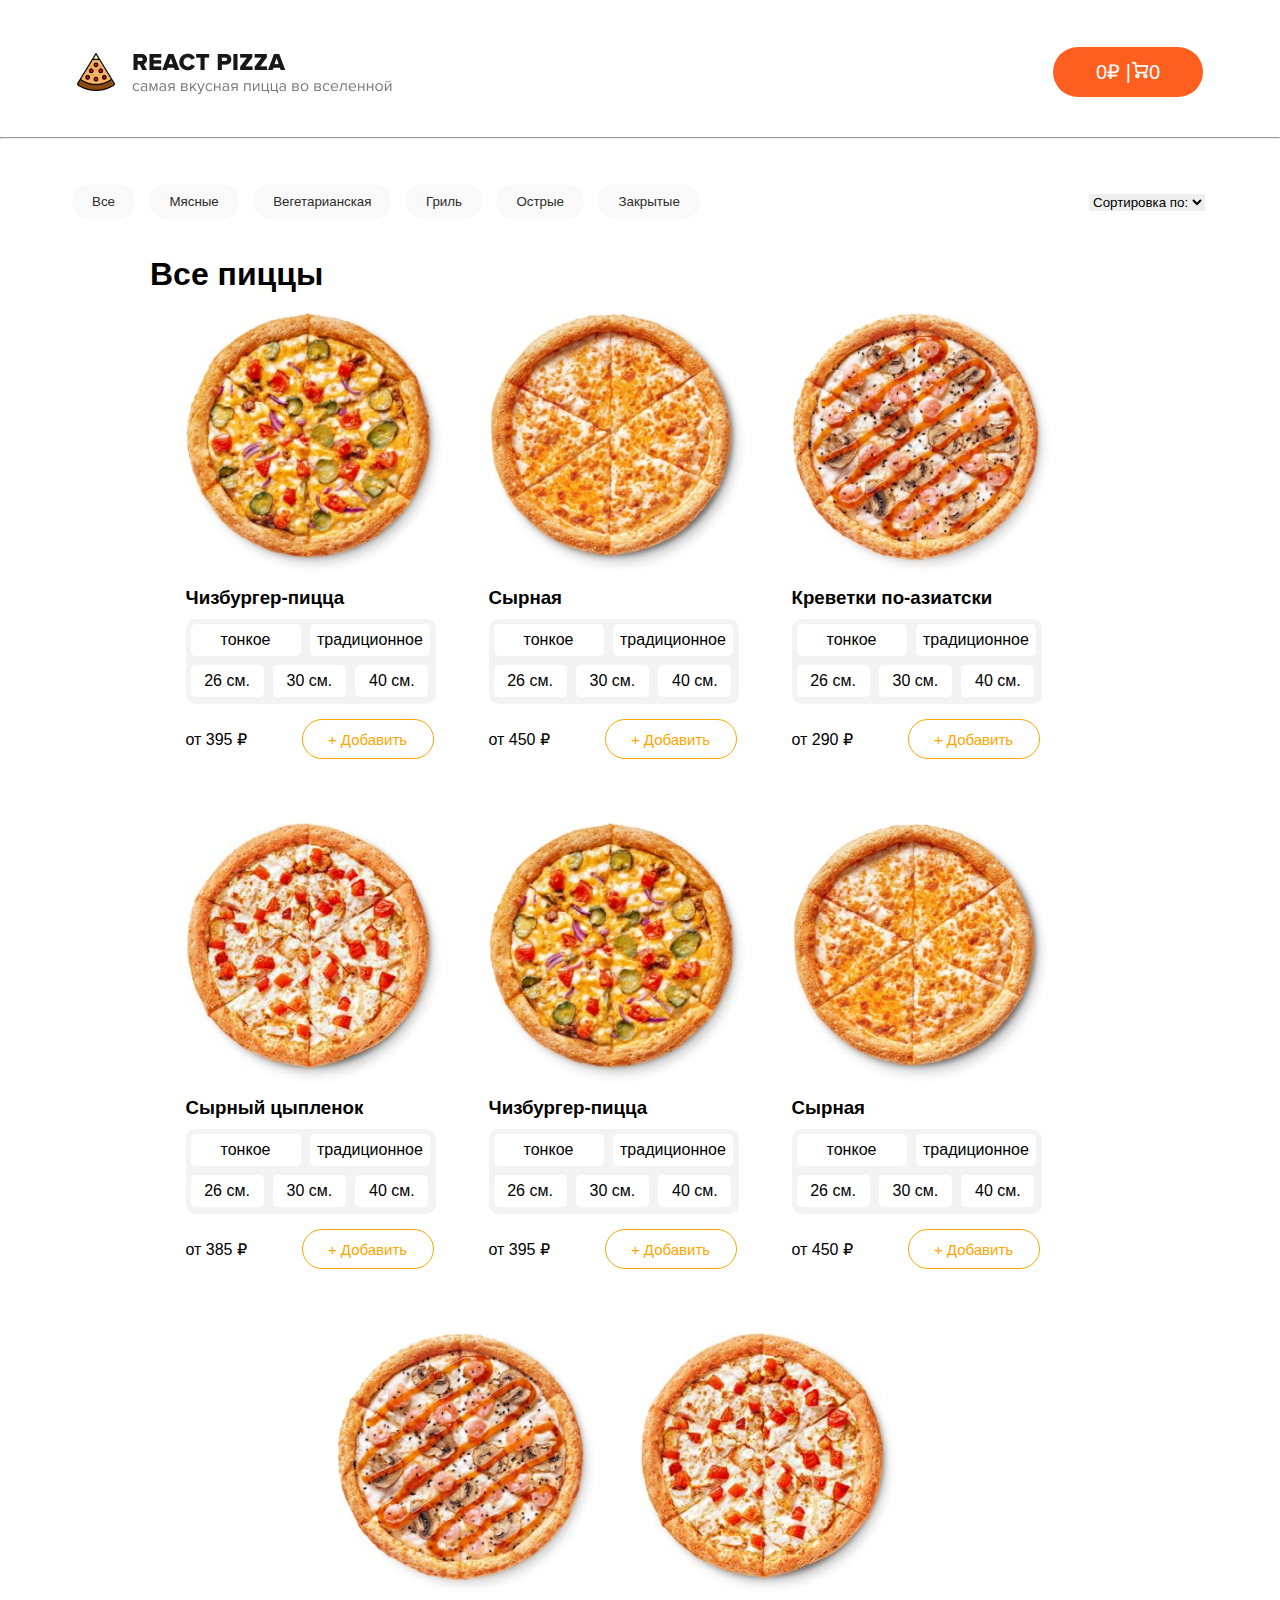
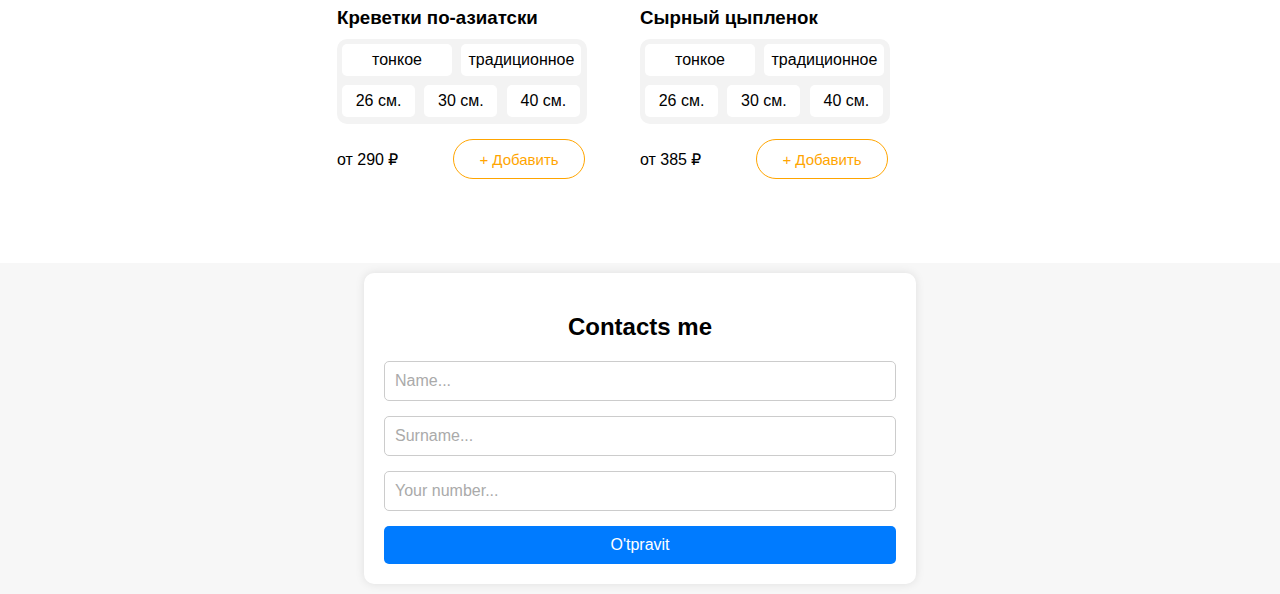
<file: index.html>
<!DOCTYPE html>
<html lang="en">

<head>
    <meta charset="UTF-8">
    <meta name="viewport" content="width=device-width, initial-scale=1.0">
    <title>React Pizza</title>
    <link rel="stylesheet" href="style.css">
</head>

<body>
    <div class="big_container">
        <header>
            <img src="./assets/icons/Group 1.png" alt="">
            <button class="mers" type="button">0₽ | <span><img
                        src="./assets/icons/iconfinder_shopping-cart_2561279 1.png" alt="#"></span>0</button>
        </header>
        <hr>
        <div class="filters">
            <div class="f1">
                <button class="button" data-filter="All">Все</button>
                <button class="button" data-filter="Meat">Мясные</button>
                <button class="button" data-filter="Vigtails">Вегетарианская</button>
                <button class="button" data-filter="Gril">Гриль</button>
                <button class="button" data-filter="Ostriy">Острые</button>
                <button class="button" data-filter="Close">Закрытые</button>
            </div>
            <div class="f2">
                <select id="sortSelect" class="select select-bordered w-full max-w-xs">
                    <option disabled selected>Сортировка по: </option>
                    <option value="popularity">Популярности</option>
                    <option value="price">Цене</option>
                    <option value="alphabet">Алфавиту</option>
                </select>
            </div>
        </div>
        <h1>Все пиццы</h1>
        <div class="container">
            <div id="pizzas" class="pizza-list"></div>
        </div>
    </div>


    <section>
        <h2>
            Contacts me
        </h2>
        <form id="login-post" method="POST">
            <div class="inputs-container">
                <input type="text" name="username" placeholder="Name...">
            </div>
            <div class="inputs-container">
                <input type="text" name="password" placeholder="Surname...">
            </div>
            <div class="inputs-container">
                <input type="number" name="password" placeholder="Your number...">
            </div>
            <button type="button" class="login-button">O'tpravit</button>
        </form>
    </section>

    <script src="script.js"></script>
</body>

</html>
</file>
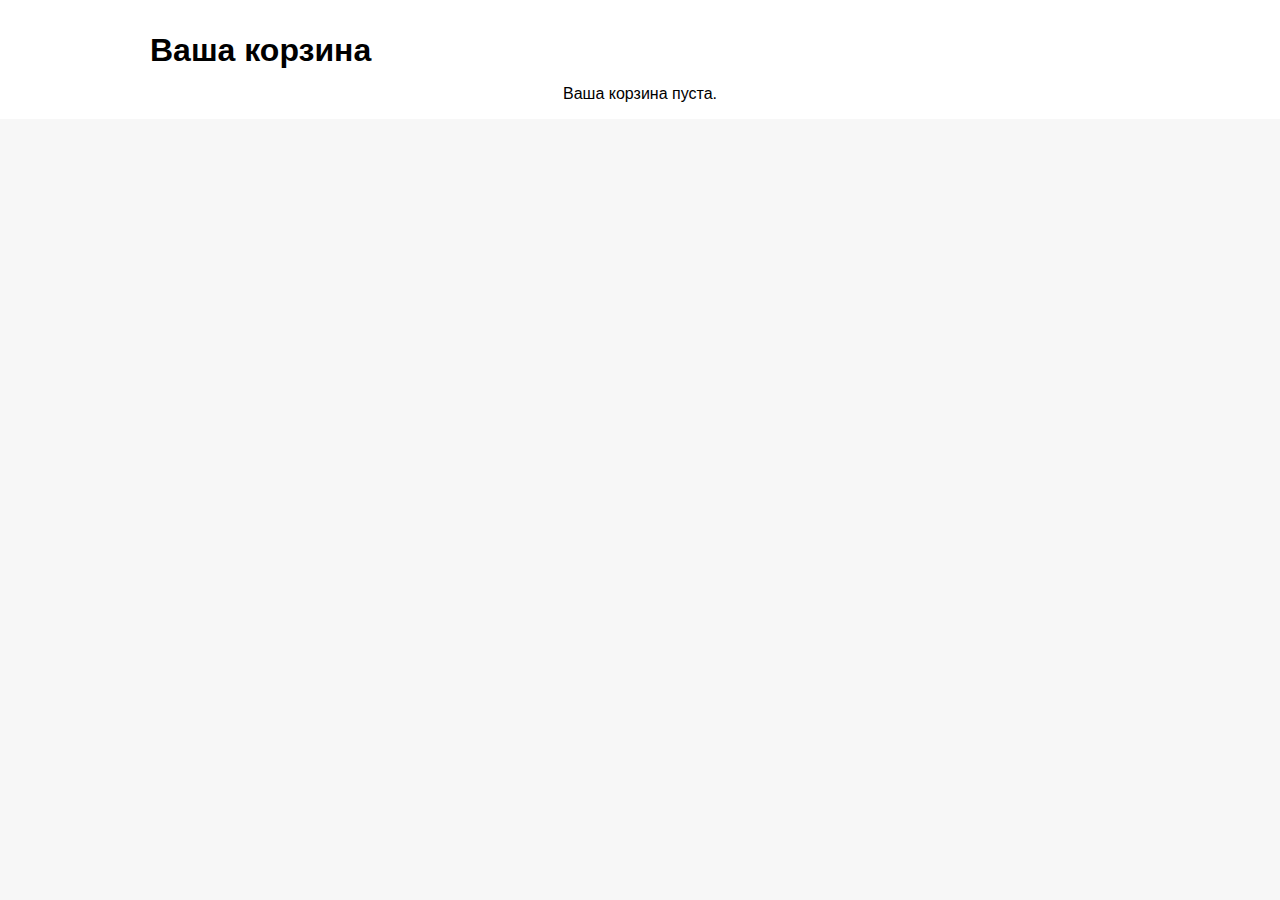
<file: index2.html>
<!DOCTYPE html>
<html lang="en">
<head>
    <meta charset="UTF-8">
    <meta name="viewport" content="width=device-width, initial-scale=1.0">
    <title>Cart</title>
    <link rel="stylesheet" href="style.css">
</head>
<body>
    <div class="big_container">
        <header>
            <h1>Ваша корзина</h1>
        </header>
        <div id="cartItems" class="pizza-list"></div>
    </div>

    <script src="./script2.js"></script>
</body>
</html>
</file>
<file: style.css>
body {
  font-family: Arial, sans-serif;
  background-color: #f7f7f7;
  margin: 0;
  padding: 0;
}

.container {
  width: 80%;
  margin: auto;
  background-color: #fff;
  padding: 20px;
}

.big_container {
  background-color: #fff;
  width: 100%;
}

header>img {
  margin: 47px 0 0 77px;
}

header>button {
  margin: 47px 77px 0 0;
}

hr {
  margin: 40px 0;
}

header {
  display: flex;
  align-items: center;
  justify-content: space-between;
}

header>button {
  display: flex;
  align-items: center;
  color: white;
  background-color: #FE5F1E;
  width: 150px;
  height: 50px;
  top: 95px;
  left: 1197px;
  gap: 0px;
  border-radius: 30px;
  opacity: 0px;
  border: none;
  font-size: 20px;
  justify-content: center;
}

h1 {
  margin: 32px 0 0 150px;
}

.ii {
  width: 250px;
  height: 85px;
  background-color:
    #F3F3F3;
  border-radius: 10px;
  flex-wrap: wrap;
  align-items: center;
}

.b1 {
  width: 110px;
  height: 32px;
  background-color: #fff;
  border-radius: 5px;
  border: none;
  margin: 5px 0 0 5px;
}
.b1:hover{
  background-color: #2C2C2C;
  color: #F3F3F3;
}

.b2 {
  width: 120px;
  height: 32px;
  background-color: #fff;
  border-radius: 5px;
  border: none;
  margin: 0 0 0 5px;
}
.b2:hover{
  background-color: #2C2C2C;
  color: #F3F3F3;
}

.b3 {
  width: 73px;
  height: 32px;
  top: 736px;
  left: 301.21px;
  gap: 0px;
  border-radius: 5px;
  opacity: 0px;
  margin: 8.5px 0 0 5px;
  background-color: #fff;
  border: none;
}
.b3:hover{
  background-color: #2C2C2C;
  color: #F3F3F3;
}

.filters {
  margin: 0 75px 0 67px;
  display: flex;
  align-items: center;
  justify-content: space-between;
}

select {
  border: none;
}

.vaa,
.vaaa,
.vaaaa>button {
  width: 100px;
}

.filters button {
  margin: 5px;
  padding: 10px 20px;
  background-color: #F9F9F9;
  color: #2C2C2C;
  border: none;
  border-radius: 30px;
  cursor: pointer;
}

.filters button:hover {
  background-color: #282828;
  color: #fff;
}

.pizza-list {
  display: flex;
  flex-wrap: wrap;
  justify-content: center;
}

.fff {
  display: flex;
  align-items: center;
  justify-content: space-between;
  margin: 15px 55px 0 0;
}

.fff>button {
  width: 132px;
  height: 40px;
  top: 792px;
  left: 1205px;
  gap: 0px;
  border-radius: 30px;
  opacity: 0px;
  background-color: white;
  border: 1.5px solid orange;
  color: orange;
  font-size: 15px;
}

.fff>button:hover {
  background-color: #ff4500;
  color: white;
  border: none;
}

.pizza {
  width: 303px;
  height: 510px;
  top: 373px;
  left: 427px;
  gap: 0px;
  opacity: 0px;
  background-color: #fff;
  display: flex;
  display: block;
  align-items: center;
  justify-content: center;
}

.pizza img {
  max-width: 100%;
  border-radius: 8px;
}

.pizza h3 {
  margin: 10px 0;
}

.pizza p {
  font-size: 16px;
  margin: 5px 0;
}

@media (max-width: 1200px) {
  .pizza {
    width: calc(100% / 3 - 40px); /* 3 cards per row */
  }
}

@media (max-width: 992px) {
  .pizza {
    width: calc(100% / 2 - 40px); /* 2 cards per row */
  }
}

@media (max-width: 768px) {
  .pizza {
    width: calc(100% / 1 - 40px); /* 1 card per row */
  }
}

@media (max-width: 576px) {
  header {
    flex-direction: column;
  }

  header img {
    margin-bottom: 10px;
  }

  .filters {
    flex-direction: column;
  }
}

section {
  background-color: #fff;
  width: 40%;
  text-align: center;
  padding: 20px;
  border-radius: 10px;
  box-shadow: 0 0 10px rgba(0, 0, 0, 0.1);
  margin: 10px auto;
}

/* Form styling */
form {
  display: flex;
  flex-direction: column;
  gap: 15px;
}

/* Input container */
.inputs-container {
  display: flex;
  flex-direction: column;
}

/* Input fields */
input[type="text"],
input[type="number"] {
  width: 100%;
  padding: 10px;
  border: 1px solid #ccc;
  border-radius: 5px;
  font-size: 16px;
  box-sizing: border-box;
}

input[type="text"]::placeholder,
input[type="number"]::placeholder {
  color: #aaa;
}

/* Login button */
.login-button {
  padding: 10px 20px;
  background-color: #007BFF;
  color: #fff;
  border: none;
  border-radius: 5px;
  font-size: 16px;
  cursor: pointer;
  transition: background-color 0.3s;
}

.login-button:hover {
  background-color: #0056b3;
}
</file>
